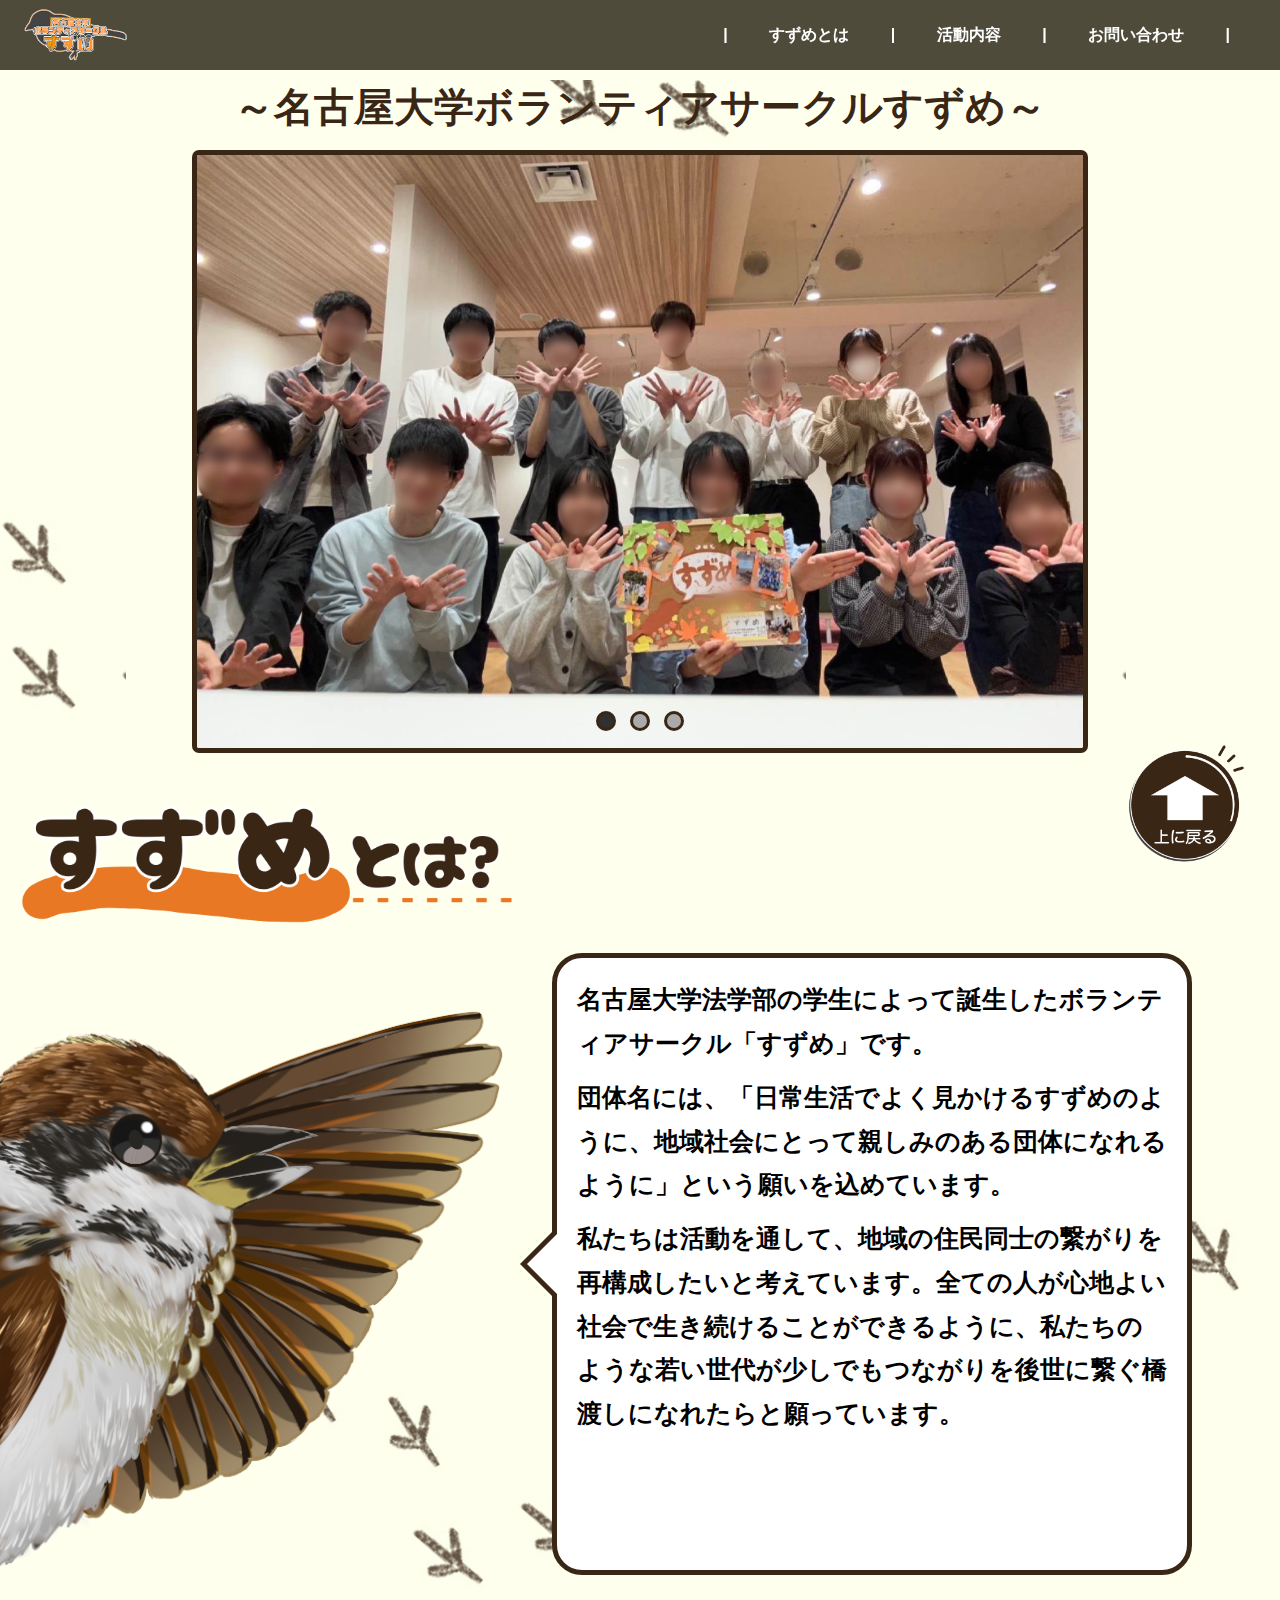
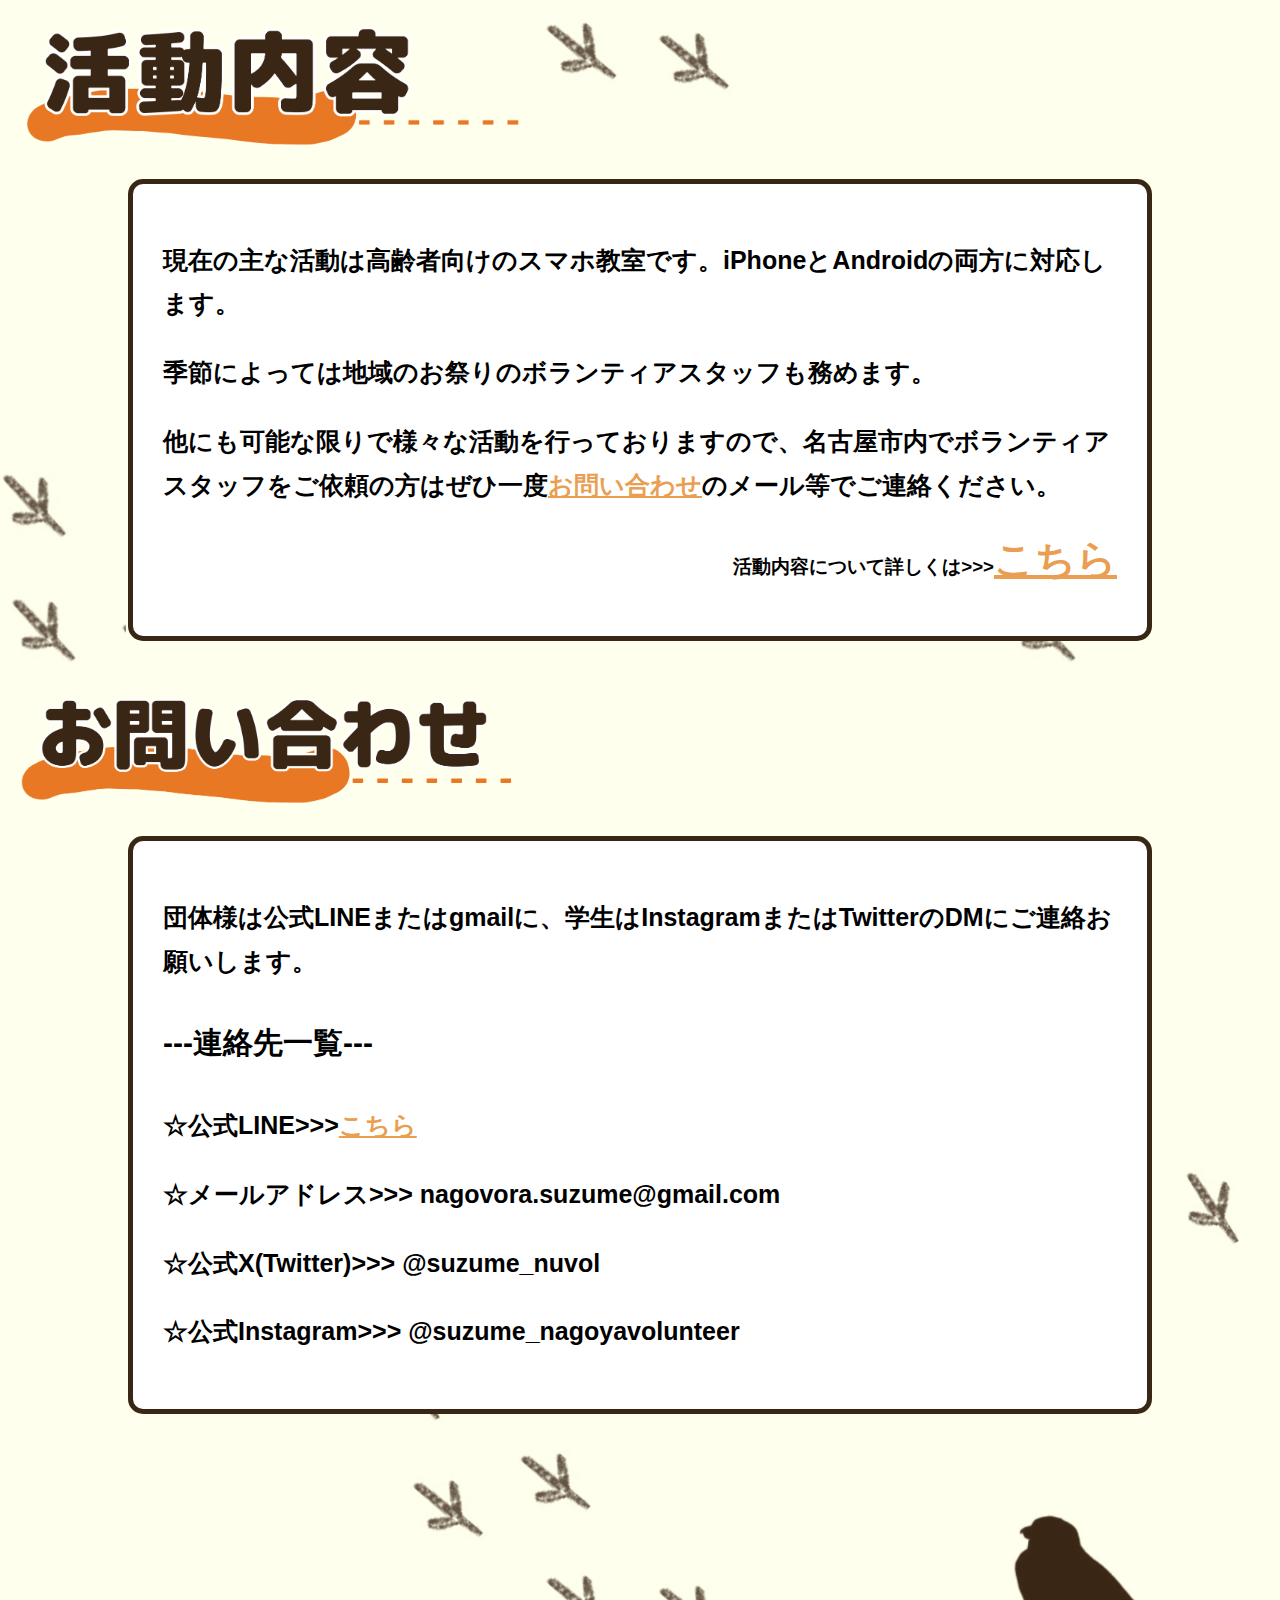
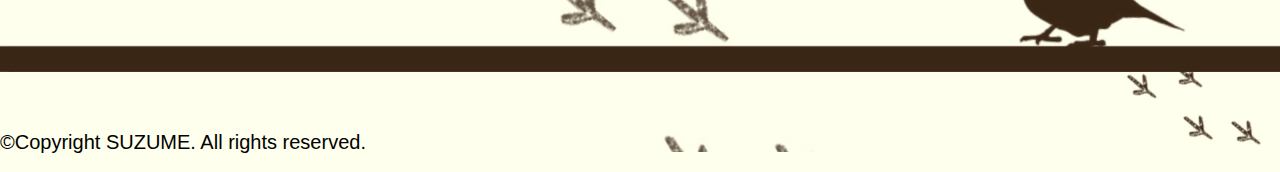
<file: index.html>
<!doctype html>
<html lang="ja">
<head>
<meta charset="UTF-8">
<meta name="viewport" content="width=device-width, initial-scale=1">
<title>名古屋大学ボランティアサークルすずめ</title>
<meta name="google-site-verification" content="sxaBFwIPYOUmYup0mquT97xGCJjKMgOgtKUE3FdmGUI" />
<meta name="description" content="名古屋大学ボランティアサークルすずめの公式ホームページです。">
<meta name="keywords" content="名古屋大学, ボランティア, サークル, すずめ">
	
<!-- Open Graph Protocol (OGP) -->
<head prefix="og: http://ogp.me/ns# fb: http://ogp.me/ns/fb# website: http://ogp.suzume/ns/website#">
<meta property="og:url" content="https://suzume-website.vercel.app/index.html">
<meta property="og:type" content="website">
<meta property="og:image" content="https://suzume-website.vercel.app/index.html/images/suzumelogo.png">
<meta property="og:title" content="名古屋大学ボランティアサークルすずめ">
<meta property="og:description" content="名古屋大学ボランティアサークルすずめの公式ホームページです。">

<!-- Twitter Card -->
<meta name="twitter:card" content="summary_large_image">
<meta name="twitter:title" content="名古屋大学ボランティアサークルすずめ">
<meta name="twitter:image" content="https://suzume-website.vercel.app/index.html/images/suzumelogo.png">
	
<title> 名古屋大学ボランティアサークルすずめ </title>
<link rel="stylesheet" href="css/style.css" defer>
<link rel="icon" href="images/suzume_favicon.png">

<script type="application/ld+json"> 
  { "@context": "https://schema.org",
    "@type": "circle",
    "name": "volunteer circle Suzume",
    "jobTitle": "none",
    "affiliation": {
      "@type": "Organization",
      "name": "Nagoya University"
    },
    "url": "https://suzume-website.vercel.app/index.html",
    "sameAs": [
      "https://",
      "https://"
    ]
  }</script>

<script src="https://code.jquery.com/jquery-3.6.0.min.js"></script>
<script src="./js/vendor/jquery-1.10.2.min.js"></script>
<script src="./js/vendor/jquery-ui-1.10.3.custom.min.js"></script>
<script src="./js/suzume.js" defer></script>
</head> 


<body>
    <div class="wrapper">
        <!-- ヘッダー -->
        <header class="header" > 
            <div class="fixed_nav">
                <div class="nav_left">
                    <a href="index.html"><img src="images/suzumelogo.png" alt="ロゴ"></a>
                </div>
                <div class="nav_right">
                    <span>|</span>
                    <a href="#about">すずめとは</a>
                    <span>|</span>
                    <a href="#activity">活動内容</a>
                    <span>|</span>
                    <a href="#contact">お問い合わせ</a>
                    <span>|</span>
                </div>
                    <!-- ハンバーガーメニューアイコン -->
                        <div class="mobile_menu_icon" onclick="toggleMenu()">&#9776;</div>    
                    <!-- スマホサイズ用のハンバーガーメニュー -->
                        <nav class="mobile_menu">
                            <ul>
                                <li><a href="#about">すずめとは</a></li>
                                <li><a href="#activity">活動内容</a></li>
                                <li><a href="#contact">お問い合わせ</a></li>
                            </ul>
                        </nav>                   
            </div> 
        </header>
	<!-- ヘッダーここまで -->

	<!-- メイン -->
    <main>
        <div class="circle-name">
            <h1>～名古屋大学ボランティアサークルすずめ～</h1>
        </div>
        <div class="carousel">
            <div class="carousel-container">
                <div class="slide"><img src="images/suzumehome1.jpg" alt="活動風景"></div>
                <div class="slide"><img src="images/suzumehome2.jpg " alt="別の画像"></div>
                <div class="slide"><img src="images/suzumehome3.jpg" alt="また別の画像"></div>
            </div>
            <div class="indicators"></div>
        </div>        
        
        <h2><img src="images/about.png" alt="すずめとは" id="about"></h2>
            <div class="suzume-about">
                <div class="suzume-illust"><img src="images/suzume.png" alt="すずめ"></div>
                <div class="suzume-balloon">
                    <p>名古屋大学法学部の学生によって誕生したボランティアサークル「すずめ」です。</p>
                    <p>団体名には、「日常生活でよく見かけるすずめのように、地域社会にとって親しみのある団体になれるように」という願いを込めています。</p>
                    <p>私たちは活動を通して、地域の住民同士の繋がりを再構成したいと考えています。全ての人が心地よい社会で生き続けることができるように、私たちのような若い世代が少しでもつながりを後世に繋ぐ橋渡しになれたらと願っています。</p>
                </div>
            </div>
        
        <h2><img src="images/activity.png" alt="活動内容" id="activity" ></h2>
                <div class="suzume-balloon2">
                    <p>現在の主な活動は高齢者向けのスマホ教室です。iPhoneとAndroidの両方に対応します。</p>
                    <p>季節によっては地域のお祭りのボランティアスタッフも務めます。</p>
                    <p>他にも可能な限りで様々な活動を行っておりますので、名古屋市内でボランティアスタッフをご依頼の方はぜひ一度<a href="#contact">お問い合わせ</a>のメール等でご連絡ください。</p>
                    <h3>活動内容について詳しくは>>><span><a href="activity.html">こちら</a></span></h3>
                </div>

        
        <h2><img src="images/contact.png" alt="お問い合わせ" id="contact"></h2>
                <div class="suzume-balloon2">
                    <p>団体様は公式LINEまたはgmailに、学生はInstagramまたはTwitterのDMにご連絡お願いします。</p>
                        <h4>---連絡先一覧---</h4>
                            <p>☆公式LINE>>><a href="https://lin.ee/Qp3E5cF">こちら</a></p>
                            <p>☆メールアドレス>>> nagovora.suzume@gmail.com</p>
                            <p>☆公式X(Twitter)>>> @suzume_nuvol</p>
                            <p>☆公式Instagram>>> @suzume_nagoyavolunteer</p>
                </div>

    </main> 
	<!-- メインここまで -->



	<!-- フッター -->
	<footer class="footer">
        <!-- 上に戻る  --> 
        <div class="top" >
            <a href="#top">
                <img src="images/top.png" class="top" alt="top">
            </a>
        </div>
        <div class="background-footer">
            <img src="images/suzumefooter.png" alt="">
        </div>
		<p>&copy;Copyright SUZUME. All rights reserved.</p>
	</footer>
	<!-- フッターここまで -->
    </div>

</body>
</html>
</file>
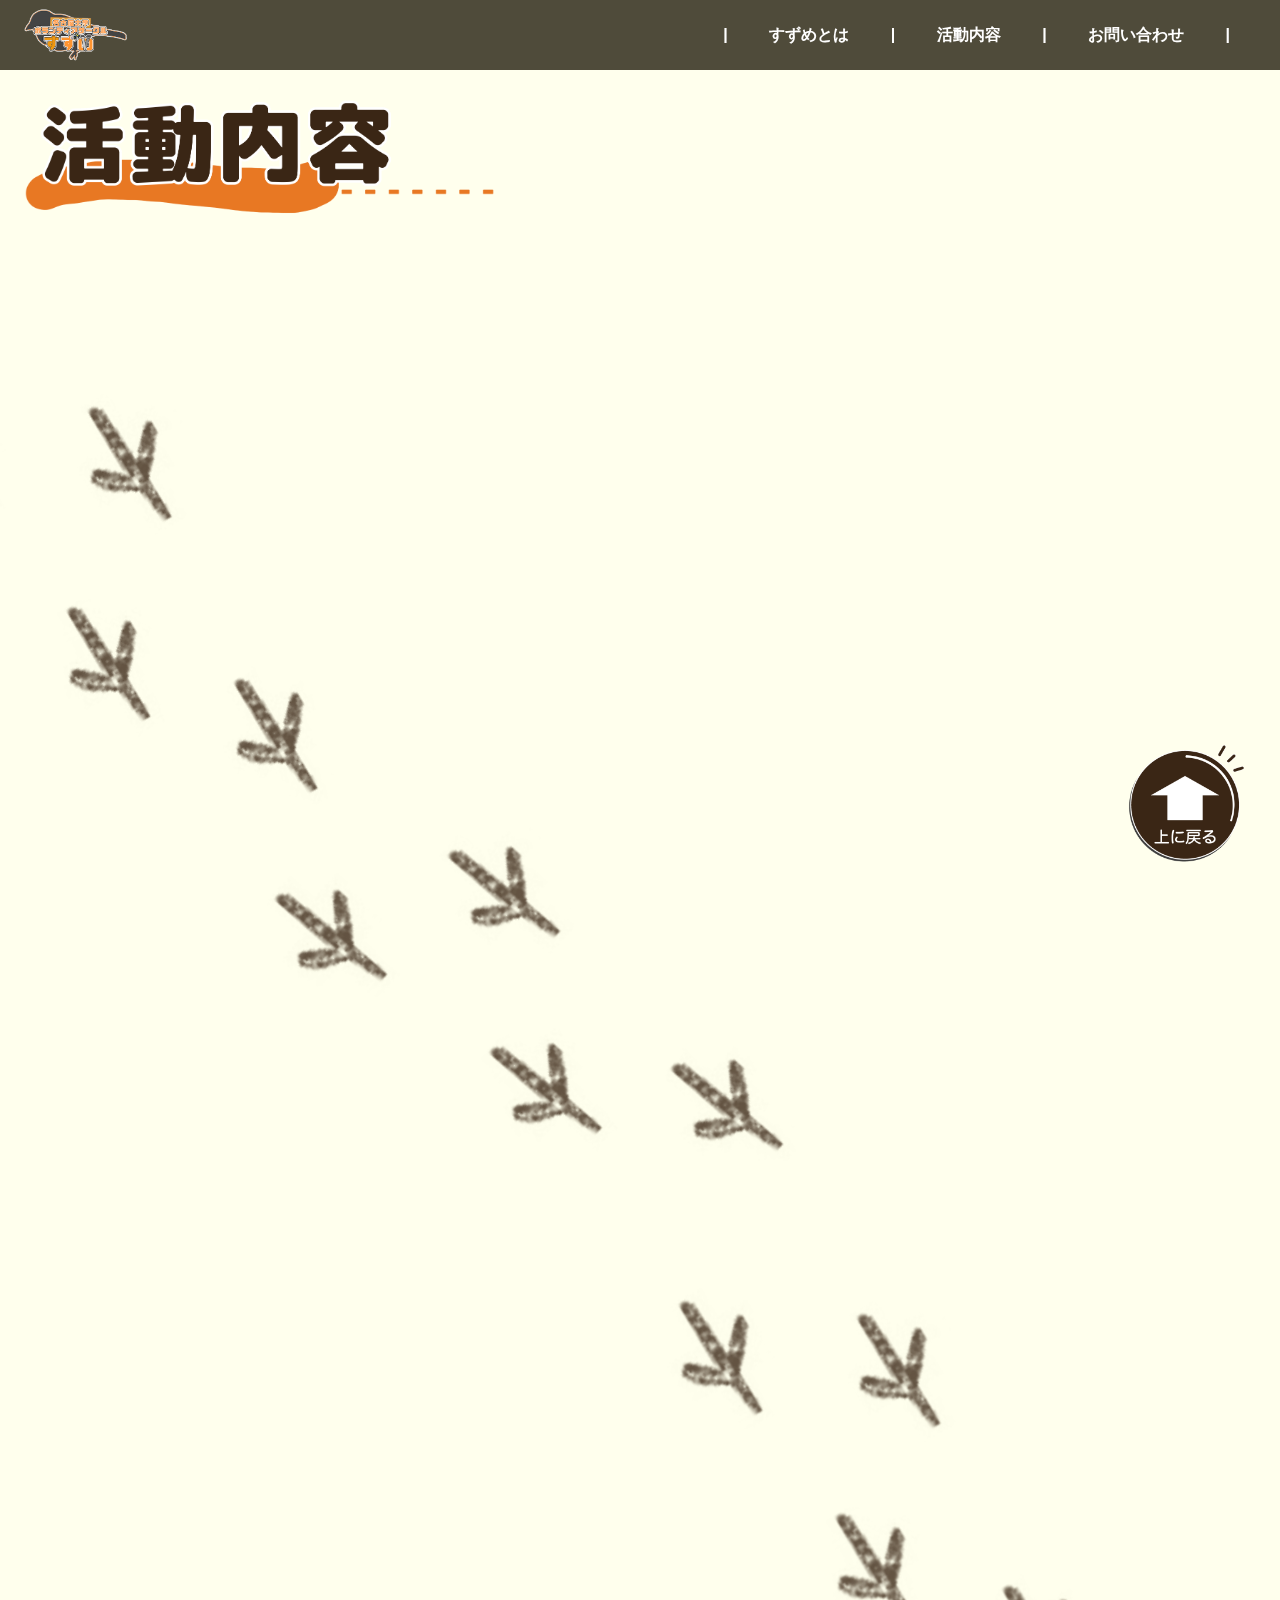
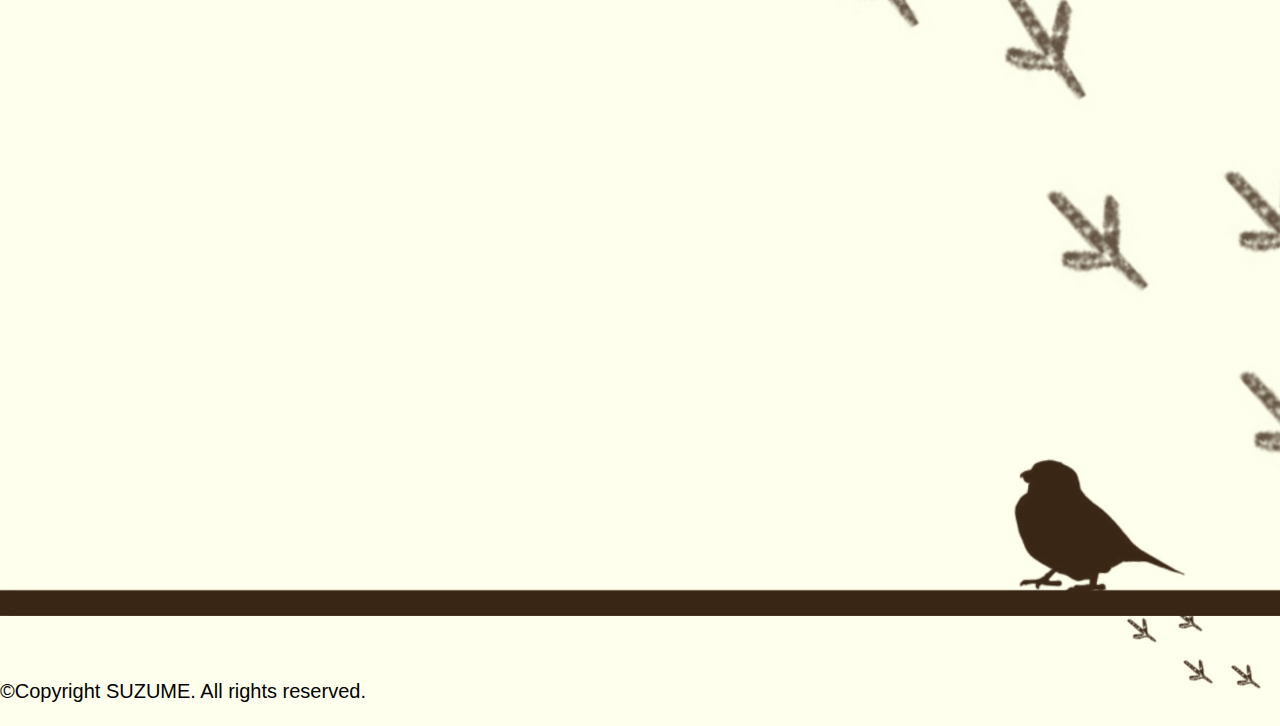
<file: activity.html>
<!doctype html>
<html lang="ja">
<head>
<meta charset="UTF-8">
<meta name="viewport" content="width=device-width, initial-scale=1">
<title>名古屋大学ボランティアサークルすずめ 活動内容</title>
<meta name="google-site-verification" content="sxaBFwIPYOUmYup0mquT97xGCJjKMgOgtKUE3FdmGUI" />
<meta name="description" content="名古屋大学ボランティアサークルすずめの公式ホームページです。">
<meta name="keywords" content="名古屋大学, ボランティア, サークル, すずめ">
<link rel="stylesheet" href="css/activity_style.css" defer>


<script src="https://code.jquery.com/jquery-3.6.0.min.js"></script>
<script src="./js/vendor/jquery-1.10.2.min.js"></script>
<script src="./js/vendor/jquery-ui-1.10.3.custom.min.js"></script>
<script src="./js/suzume.js" defer></script>

</head> 

<body>
    <div class="wrapper"> 
        <!-- ヘッダー -->
        <header class="header" > 
            <div class="fixed_nav">
                <div class="nav_left">
                    <a href="index.html"><img src="images/suzumelogo.png" alt="ロゴ"></a>
                </div>
                <div class="nav_right">
                    <span>|</span>
                    <a href="index.html#about">すずめとは</a>
                    <span>|</span>
                    <a href="index.html#activity">活動内容</a>
                    <span>|</span>
                    <a href="index.html#contact">お問い合わせ</a>
                    <span>|</span>
                </div>
                    <!-- ハンバーガーメニューアイコン -->
					    <div class="mobile_menu_icon" onclick="toggleMenu()">&#9776;</div>     
                    <!-- スマホサイズ用のハンバーガーメニュー -->
                        <nav class="mobile_menu">
                            <ul>
                                <li><a href="index.html#about">すずめとは</a></li>
                                <li><a href="index.html#activity">活動内容</a></li>
                                <li><a href="index.html#contact">お問い合わせ</a></li>
                            </ul>
                        </nav>                  
                        
            </div> 
        </header>
	<!-- ヘッダーここまで -->
	<!-- メイン -->
    <main>
        <h2><img src="images/activity.png" alt="活動内容"></h2>  
        <div class="activity-block" >
			<div class="fadein">
            <div class="activity-item">
				<div class="activity-photo" id="images">
				   <img src="images/suzume_activity2.jpg" alt="主要活動１">
				</div>
				<div class="activity-text">
					<h3>スマホ教室</h3>
					<p>スマホ教室の様子です！</p>
					<p>高齢者の方々にスマホの操作を教えつつ、お喋りを楽しみます。</p>
				</div>	               		
			</div>
			</div>
			<div class="fadein">
            <div class="activity-item">
				<div class="activity-photo" id="images">
				   <img src="images/suzume_activity3.jpg" alt="主要活動２">
				</div>
				<div class="activity-text">
					<h3>障子の張り替え</h3>
					<p>すけっと工房さんとの連携で張り替え作業を行います。時には網戸張替えの依頼も！</p>
				</div>	               		
			</div>
			</div>
			<div class="fadein"> 
			<div class="activity-item">
				<div class="activity-photo" id="images">
				   <img src="images/suzume_activity4.jpg" alt="主要活動３">
				</div>
				<div class="activity-text">
					<h3>大学での講義</h3>
					<p>名城大学さんのボランティア講義にお邪魔して短い講演を開催しています。学生としてできることを同世代に発信しています！</p>
				</div>	               		
			</div>
			</div>
        </div>    
    </main>
	<!-- メインここまで -->

	<!-- フッター -->
	<footer class="footer">
        <!-- 上に戻る  -->
        <div class="top" >
            <a href="#top">
                <img src="images/top.png" class="top" alt="top">
            </a>
        </div>
        <div class="background-footer">
            <img src="images/suzumefooter.png" alt="">
        </div>
		<p>&copy;Copyright SUZUME. All rights reserved.</p>
	</footer>
	<!-- フッターここまで -->
    </div>
	
</body>
</html>
</file>
<file: css/style.css>
@charset "UTF-8";

/*すべてのWebページに適用される*/
html{
	font-family:sans-serif;
} 
html * { 
	box-sizing:border-box;
}

body{
	margin: 0 0 0 0;
	background-color:#FFFFED;
}

.wrapper{
	margin: 80px auto 0px auto;
}
.wrapper{
	background:url(../images/background-image.png) center center repeat ;
	background-size: 1000px;
}

h1{
	color:#3a2615;
	font-size:40px;
	font-weight:bold;
	margin:15px auto;
	text-align:center;
}

h2{
	margin: 0;
	padding: 0;
}
		h2 img{
			width: 42%;
			height: auto;
			margin:30px 0 0 0;
			padding:0;
		}
p{
	line-height:1.0;
}
a:link{
	color:#e99e52;
}
a:visited{
	color:#e99e52;
}
a:hover{
	color:#ffbe7d;
}
a:active{
	color:#ffa861;
}
img{
	max-width: 100%;
	height: auto;
}
span{
	display: inline-block;
}

/* 固定ナビゲーションバー */
.fixed_nav {
    position: fixed;
    top: 0;
    width: 100%;
    height: 70px;
    background-color: rgba(35, 30, 13, 0.8); 
    display: flex;
    justify-content: space-between;
    align-items: center;
    padding: 0 20px;
    z-index: 1000; 
} 
.fixed_nav a {
    color: #fff;
    text-decoration: none;
}
        .fixed_nav a:hover {
            color: #ccc; 
        }
.nav_left {
    flex: 1;
    text-align: left;
}
.nav_left img{
   max-width: 110px;
}
.nav_right {
    flex: 2;
    text-align: right;
    margin:0 30px 0 0;
	font-weight: bolder;
}
.nav_right a {
    margin: 0 20px;
    padding:22px 17px;
}
.nav_right span {
    color: #fff;
}


/* スマホサイズのハンバーガーメニューアイコン */
.mobile_menu_icon {
    display: none;
    font-size: 30px;
    cursor: pointer;
    padding: 15px;
    color: #fff;
}

/* ハンバーガーメニューのスタイル */
.mobile_menu {
    display: none;
    flex-direction: column;
    background-color: #3a2615;
    position: fixed;
    top: 70px; 
    right: 0;
    width: 200px;
    z-index: 1000;
}
.mobile_menu.active {
    display: flex;
}
.mobile_menu ul {
    list-style: none;
    padding: 0;
    margin: 0;
}
.mobile_menu ul li {
    border-bottom: 1px solid #fff;
}
.mobile_menu ul li a {
    color: #fff;
    text-decoration: none;
    padding: 10px;
    display: block;
}

.mobile_menu a:hover{
	background-color: #8d4700;
}

/* 上へ戻る */
.top{
    position: fixed;
	width: 150px; 
    height: auto;
    cursor: pointer;
    bottom: 20px;
    right: 20px;
    z-index: 1000; 
}


/* ヘッダー */
.active {
    opacity: 1;
    transform: translateY(0);
}

.logo{
	margin: -30px 0 30px 0;
	line-height:0;
	text-align:center;
	vertical-align: bottom;
}

.background-header{
    margin: -230px 0 0 0;
	text-align:center;
	position: relative;
	z-index: 90;
}

.nav{
	margin: -10px 0 0 0;
	background:#f8f8f8;
}

.nav ul{
	list-style: none;
	display: flex;
	margin: 0 auto;
	padding:0;
	flex-wrap: wrap;
}

.nav li{ 
	width:25%;
	text-align:center;
	border-right :2px solid #ffa861;
	vertical-align: bottom;
}
.nav li:last-child{
	border-right:none;
}

.nav li a {
	display: block;
	padding: 20px 0;
	width:100%;
	font-size:20px;
	text-decoration: none;
}

.nav li a.current{
	background:#ffedd0;
}

/* index.html */

/* カルーセル */
.carousel {
    max-width: 70%;
	max-height: 700px;
    overflow: hidden;
    position: relative;
    margin: auto;
	border: #3a2615 5px solid;
	border-radius: 7px;
}

.carousel-container {
    display: flex;
    transition: transform 0.5s ease-in-out;
}

.slide {
    min-width: 100%;
    transition: opacity 0.5s ease-in-out;
}

.slide img {
    width: 100%;
	height: 100%;
	object-fit: cover;
}

.indicators {
    display: flex;
    justify-content: center;
    margin-top: 10px;
    position: absolute;
    bottom: 10px;
    left: 50%;
    transform: translateX(-50%);
}

.indicator {
    width: 20px;
    height: 20px;
    margin: 7px;
    background-color: #aaaaaa;
    border-radius: 50%;
	border: #3a2615 3px solid;
    cursor: pointer;
    transition: background-color 0.3s;
}

.indicator.active {
    background-color: #303030;
}

/*すずめとは*/
.suzume-about{
	display:flex;
}
.suzume-about p{
	margin:0 0 10px 0;
	font-weight: bolder;
}
.suzume-about img{
	margin-top: 50px;
}

.suzume-balloon {
	position: relative;
	background: #fff;
	border: 5px solid #3a2615;
	border-radius: 30px;
	padding: 20px;
	margin: 0 0 0 40px;
	width: 50%;
}
.suzume-balloon:after, .suzume-balloon:before {
	right: 100%;
	top: 50%;
	border: solid transparent;
	content: "";
	height: 0;
	width: 0;
	position: absolute;
	pointer-events: none;
}
.suzume-balloon:after {
	border-color: rgba(255, 255, 255, 0);
	border-right-color: #fff;
	border-width: 30px;
	margin-top: -30px;
}
.suzume-balloon:before {
	border-color: rgba(38, 44, 48, 0);
	border-right-color: #3a2615;
	border-width: 37px;
	margin-top: -37px;
}
		.suzume-balloon p {
			font-size:25px;
			line-height: 1.75;
		}

.suzume-balloon2 {
	position: relative;
	background: #fff;
	border: 5px solid #3a2615;
	border-radius: 15px;
	padding: 30px;
	margin-right: auto;
	margin-left: auto;
	width: 80%;
}

	.suzume-balloon2 p {
		font-size:25px;
		line-height: 1.75;
		font-weight: bolder;
	}
        h3{
			text-align: right;
		}
		h3 a{
			font-size: 40px;
		}

		h4{
			font-size: 30px;		}

/* #images */
.fadein {
	opacity : 0;
	transform : translate(0, 100px);
	transition : all 1s;
}
   
.fadein.active{
	opacity : 1;
	transform : translate(0, 0);
}

.suzume-illust{
	max-width: 40%;
}


/*すべてのページに適用 - フッター*/
.background-footer{
	margin: 0 0 -50px 0;
	text-align:center;
}
.footer{
	margin: -30px 0 0 0;
    font-size: 20px;
} 
.footer p{
	margin-bottom:20px;
}



/*スマートフォン向けCSS*/
@media(max-width: 767px) {
    /*　全体 */
		h1{
			font-size:23px;
		}
		h2 img{
			width: 60%;
			margin:20px 0 0 0;
		}
	/* ヘッダー */
		/* ハンバーガーメニューを表示 */
		.mobile_menu_icon {
			display: block;
		}

		/* 通常のナビゲーションバーは非表示に */
		.nav_right {
			display: none;
		}

	/* スクロールしても固定されるナビゲーションバー */
		.fixed-nav {
			position: fixed;
			top: 0;
			left: 0;
			right: 0;
			z-index: 1000;
		}

	/* index.html */
		.carousel {
			max-width: 100%;
			overflow: hidden;
			position: relative;
			margin: auto;
			border: #3a2615 4px solid;
		}	

	/*すずめとは*/ 
		.suzume-about{
			display:flex;
			flex-direction: column-reverse;
		}
		.suzume-about p{
			margin:0 0 5px 0;
			font-size: 12px;
		}
		.suzume-about img{
			margin-top: 50px;
			width: 100%;	
		}


			.suzume-balloon{
				position: relative;
				background: #fff;
				border: 3px solid #3a2615;
				border-radius: 20px;
				padding: 14px;
				margin: 0 0 0 20px;
				width: 90%;
			}

			.suzume-balloon p {
				font-size:15px;
			}

			.suzume-balloon:after, .suzume-balloon:before {
				all:unset;
				top: 100%;
				left: 50%;
				border: solid transparent;
				content: "";
				height: 0;
				width: 0;
				position: absolute;
				pointer-events: none;
			}
			
			.suzume-balloon:after {
				border-color: rgba(255, 255, 255, 0);
				border-top-color: #fff;
				border-width: 50px;
				margin-left: -50px;
			}
			.suzume-balloon:before {
				border-color: rgba(58, 38, 21, 0);
				border-top-color: #3a2615;
				border-width: 54px;
				margin-left: -54px;
			}

			.suzume-balloon2{
				position: relative;
				background: #fff;
				border: 3px solid #3a2615;
				border-radius: 20px;
				padding: 14px;
				margin: 0 0 0 20px;
				width: 90%;
			}
			    h3{
					text-align: left;
				}
				h3 a{
					font-size:25px;
				}

				.suzume-balloon2 p {
					font-size:15px;
				}

				h4{
					font-size: 20px;
				}

	/*フッター*/
		.background-footer{
			margin: 0 0 -40px 0;
			text-align:center;
		}
		.footer{
			margin: -30px 0 0 0;
			font-size: 13px;
		} 
		.footer p{
			margin-bottom:0px;
		}
		.top{
			width: 120px;
			height: auto;
			bottom: 10px;
			right: 10px;
		}
		
}

@media(max-width: 500px) {
	h1{
		font-size: 15px;
	}
	.suzume-about img{
		margin-top: 50px;
		width: 150%;	
	}
}
</file>
<file: css/activity_style.css>
@charset "UTF-8";

/*すべてのWebページに適用される*/
html{
	font-family:sans-serif;
} 
html * { 
	box-sizing:border-box;
}

body{
	margin: 0 0 0 0;
	background-color:#FFFFED;
}

.wrapper{
	margin: 80px auto 0px auto;
}
.wrapper{
	background:url(../images/background-image.png) center center repeat ;

}

h1{
	color:#3a2615;
	font-size:40px;
	font-weight:bold;
	margin:15px auto;
	text-align:center;
}

h2{
	color:#3a2615;
	font-size:30px;
}

p{
	line-height:1.5;
}
a:link{
	color:#e99e52;
}
a:visited{
	color:#e99e52;
}
a:hover{
	color:#ffbe7d;
}
a:active{
	color:#ffa861;
}
img{
	max-width: 100%;
	height: auto;
}

h2 img{
	max-width: 40%;
}
/* 固定ナビゲーションバー */
.fixed_nav {
    position: fixed;
    top: 0;
    width: 100%;
    height: 70px;
    background-color: rgba(35, 30, 13, 0.8); 
    display: flex;
    justify-content: space-between;
    align-items: center;
    padding: 0 20px;
    z-index: 1000; 
} 
.fixed_nav a {
    color: #fff;
    text-decoration: none;
}
        .fixed_nav a:hover {
            color: #ccc; 
        }
.nav_left {
    flex: 1;
    text-align: left;
}
.nav_left img{
   max-width: 110px;
}
.nav_right {
    flex: 2;
    text-align: right;
    margin:0 30px 0 0;
	font-weight: bolder;
}
.nav_right a {
    margin: 0 20px;
    padding:22px 17px;
}
.nav_right span {
    color: #fff;
}


/* スマホサイズのハンバーガーメニューアイコン */
.mobile_menu_icon {
    display: none;
    font-size: 30px;
    cursor: pointer;
    padding: 15px;
    color: #fff;
}

/* ハンバーガーメニューのスタイル */
.mobile_menu {
    display: none;
    flex-direction: column;
    background-color: #3a2615;
    position: fixed;
    top: 70px; 
    right: 0;
    width: 200px;
    z-index: 1000;
}
.mobile_menu.active {
    display: flex;
}
.mobile_menu ul {
    list-style: none;
    padding: 0;
    margin: 0;
}
.mobile_menu ul li {
    border-bottom: 1px solid #fff;
}
.mobile_menu ul li a {
    color: #fff;
    text-decoration: none;
    padding: 10px;
    display: block;
}

.mobile_menu a:hover{
	background-color: #8d4700;
}

/* 上へ戻る */
.top{
    position: fixed;
	width: 150px; 
    height: auto;
    cursor: pointer;
    bottom: 20px;
    right: 20px;
    z-index: 1000; 
}
 
/* ヘッダー */
.active {
    opacity: 1;
    transform: translateY(0);
}

.logo{
	margin: -30px 0 30px 0;
	line-height:0;
	text-align:center;
	vertical-align: bottom;
}

.background-header{
    margin: -230px 0 0 0;
	text-align:center;
	position: relative;
	z-index: 90;
}

.nav{
	margin: -10px 0 0 0;
	background:#f8f8f8;
}

.nav ul{
	list-style: none;
	display: flex;
	margin: 0 auto;
	padding:0;
	flex-wrap: wrap;
}

.nav li{ 
	width:25%;
	text-align:center;
	border-right :2px solid #ffa861;
	vertical-align: bottom;
}
.nav li:last-child{
	border-right:none;
}

.nav li a {
	display: block;
	padding: 20px 0;
	width:100%;
	font-size:20px;
	text-decoration: none;
}

.nav li a.current{
	background:#ffedd0;
}

/* ここから編集する /////////////////////////////////////////*/
/* activity.html */

.activity-item {
	display: flex;
	justify-content: center;
	margin: 0 0 50px 0;
}

.activity-text {
	width: 50%;
	height:50%;
	color: #3a2615;
	font-size:20px;
	margin:0 0 0 50px;
}
	.activity-text h3{
		font-weight:1000;
		font-size:45px;
		margin:10px 0;
	}
	.activity-text p{
		font-weight: 300;
		font-size:30px;
		margin:0 0 15px 0;
	}

.activity-photo {
	width: 40%;
	height:40%;
	aspect-ratio: 1 / 1; 
	overflow: hidden;
	border: 5px solid #3a2615;
	border-radius: 10px;
}

.activity-photo img {
	width: 100%;
	height: 100%;
	object-fit: cover; 
  }


/* #images */

.fadein {
	opacity : 0;
	transform : translate(0, 100px);
	transition : all 1s;
}
   
.fadein.active{
	opacity : 1;
	transform : translate(0, 0);
}


/*すべてのページに適用 - フッター*/
.background-footer{
	margin: 0 0 -50px 0;
	text-align:center;
}
.footer{
	margin: -30px 0 0 0;
    font-size: 20px;
} 
.footer p{
	margin-bottom:20px;
}


/*スマートフォン向けCSS*/
@media(max-width: 767px) {
    /*　全体 */
		h1{
			font-size:23px;
		}
	/* ヘッダー */
		/* ハンバーガーメニューを表示 */
		.mobile_menu_icon {
			display: block;
		}

		/* 通常のナビゲーションバーは非表示に */
		.nav_right {
			display: none;
		}

	/* スクロールしても固定されるナビゲーションバー */
		.fixed-nav {
			position: fixed;
			top: 0;
			left: 0;
			right: 0;
			z-index: 1000;
		}

	/* activity.html  ここを編集する*/	
		h2 img{
			max-width: 60%;
		}
		.activity-item {
			display:block;
			width: 91%;
			margin:0 auto;
		}

		.activity-photo {
			width:100%;
		}
		.activity-text {
			width: 95%;
			margin:0 auto;
		}
			.activity-text h3{
				font-size:25px;
				margin:10px 0 10px 0;
			}
			.activity-text p{
				font-size:20px;
				line-height: 1.5;
			}

	/*フッター*/
		.background-footer{
			margin: 0 0 -40px 0;
			text-align:center;
		}
		.footer{
			margin: -30px 0 0 0;
			font-size: 13px;
		} 
		.footer p{
			margin-bottom:0px;
		}
		.top{
			width: 120px;
			height: auto;
			bottom: 10px;
			right: 10px;
		}
	
}

@media(max-width: 500px) {
	h1{
		font-size: 17px;
	}
}
</file>
